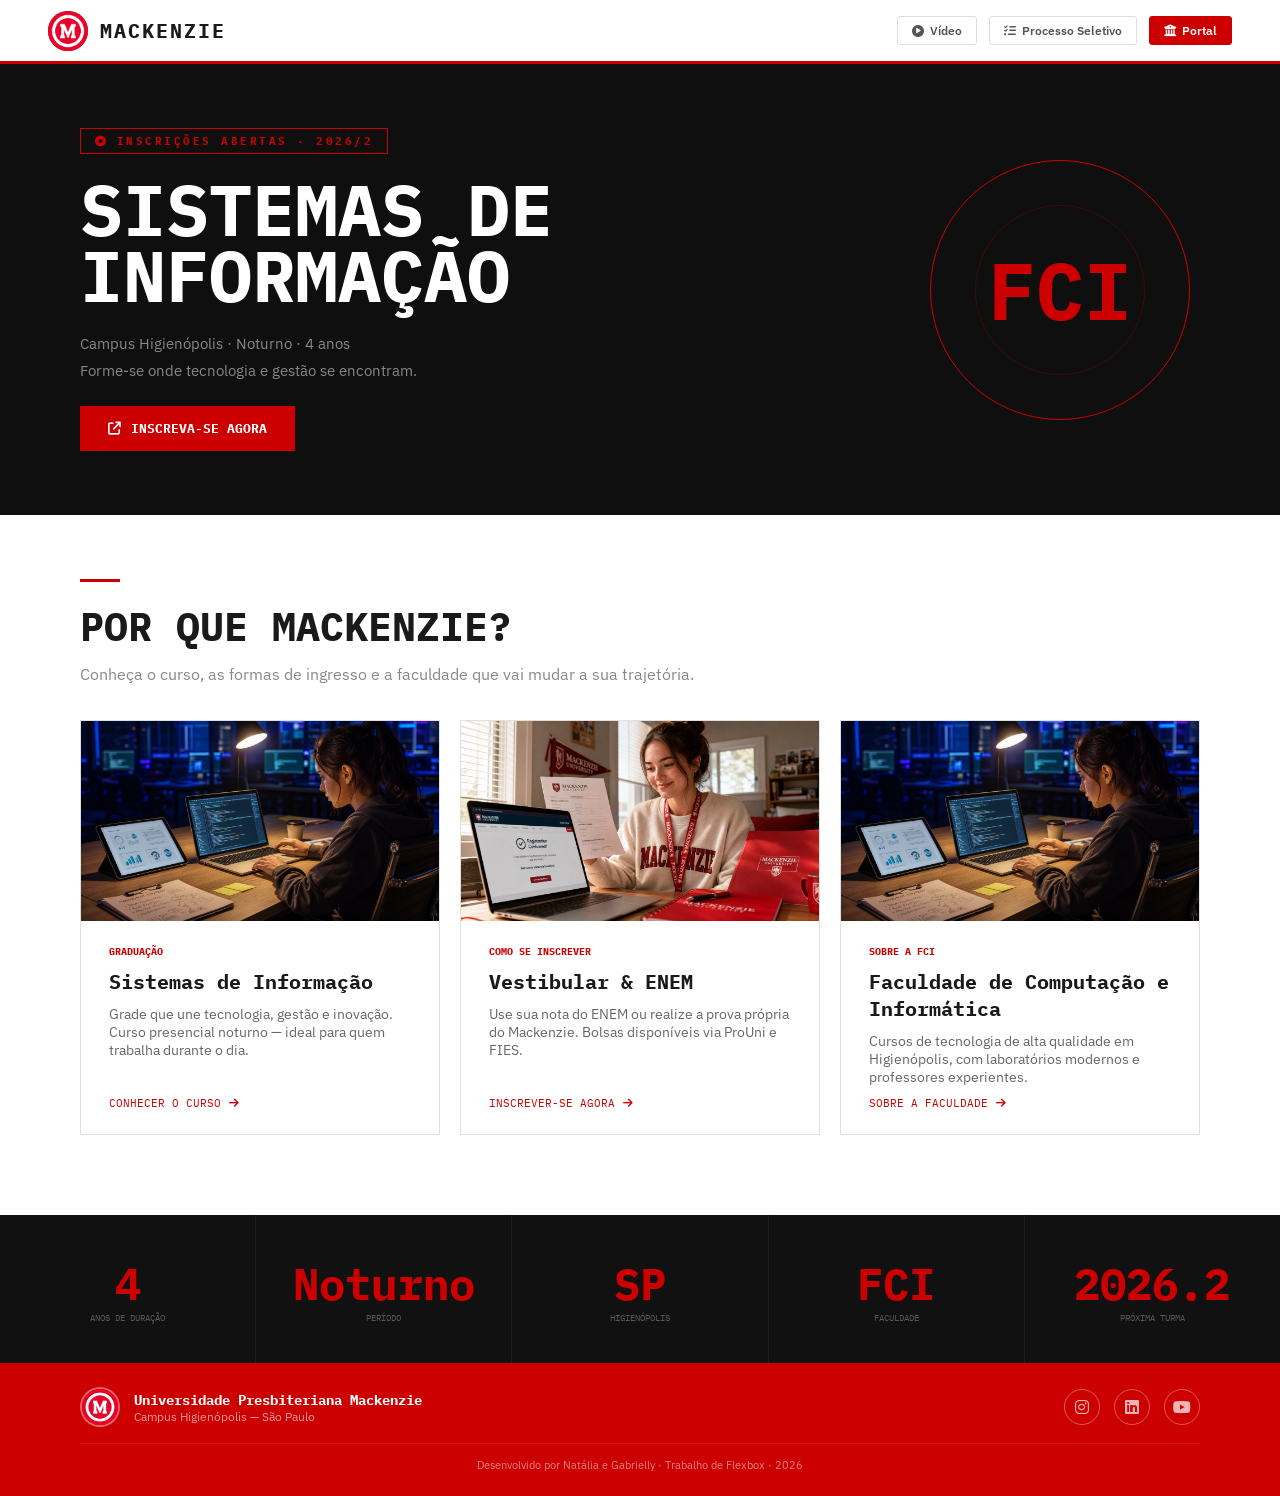
<file: index2.html>
<!DOCTYPE html>
<html lang="pt-BR">
    <head>
        <meta charset="UTF-8">
        <meta name="viewport" content="width=device-width, initial-scale=1.0">
        <meta name="author" content="Natália e Gabrielly">
        <title>Home — Sistemas de Informação | Mackenzie</title>

        <link
            href="https://fonts.googleapis.com/css2?family=IBM+Plex+Mono:wght@400;600;700&family=IBM+Plex+Sans:ital,wght@0,400;0,500;0,600;0,700;1,400&display=swap"
            rel="stylesheet">
        <link rel="stylesheet"
            href="https://cdnjs.cloudflare.com/ajax/libs/font-awesome/6.5.1/css/all.min.css">
        <link rel="stylesheet" href="style2.css">
    </head>
    <body>

        <!-- Header com FlexBox-->
        <header class="cabecalho">
            <a class="cabecalho_logo" href="index.html">
                <div class="logo-redondo">
                    <img src="mackenzie-logo-branco.png" alt="Logo Mackenzie">
                </div>
                <span>Mackenzie</span>
            </a>

            <div class="cabecalho_links">
                <a href="video.html"><i class="fa-solid fa-circle-play"></i>
                    Vídeo</a>
                <a href="#"><i class="fa-solid fa-list-check"></i> Processo
                    Seletivo</a>
                <a href="#" class="cabecalho_link--destaque">
                    <i class="fa-solid fa-building-columns"></i> Portal
                </a>
            </div>
        </header>

        <!-- Banner com Flex Box -->
        <section class="banner">
            <div class="banner_conteudo">
                <div class="banner_etiqueta">
                    <i class="fa-solid fa-circle-dot"></i> Inscrições abertas ·
                    2026/2
                </div>
                <h1 class="banner_titulo">Sistemas de<br>Informação</h1>
                <p class="banner_subtitulo">
                    Campus Higienópolis · Noturno · 4 anos<br>
                    Forme-se onde tecnologia e gestão se encontram.
                </p>
                <div class="banner_acoes">
                    <a href="https://www.mackenzie.br" target="_blank"
                        class="botao-inscricao">
                        <i class="fa-solid fa-arrow-up-right-from-square"></i>
                        Inscreva-se agora
                    </a>
                </div>
            </div>

            <!-- Decoração do Banner -->
            <div class="banner_decoracao">
                <div class="circulo-grande"></div>
                <div class="circulo-pequeno"></div>
                <div class="sigla-fci">FCI</div>
            </div>
        </section>

        <!-- Título da Seção com os Cards -->
        <section class="titulo-secao">
            <div class="linha-destaque"></div>
            <h2>Por que Mackenzie?</h2>
            <p>Conheça o curso, as formas de ingresso e a faculdade que vai
                mudar a sua trajetória.</p>
        </section>

        <section class="cards-container">
            <!-- Card 1 com Flex Box -->
            <article class="card">
                <div class="card_capa">
                    <img src="card1.png" alt="Imagem do Card">
                </div>
                <div class="card_conteudo">
                    <span class="card_categoria">Graduação</span>
                    <h3>Sistemas de Informação</h3>
                    <p>Grade que une tecnologia, gestão e inovação. Curso
                        presencial noturno — ideal para quem trabalha durante o
                        dia.</p>
                    <a href="#" class="card_link">Conhecer o curso <i
                            class="fa-solid fa-arrow-right"></i></a>
                </div>
            </article>

            <!-- Card 2 com Flex Box -->

            <article class="card">
                <div class="card_capa">
                    <img src="card2.png" alt="Imagem do Card">
                </div>
                <div class="card_conteudo">
                    <span class="card_categoria">Como se Inscrever</span>
                    <h3>Vestibular & ENEM</h3>
                    <p>Use sua nota do ENEM ou realize a prova própria do
                        Mackenzie. Bolsas disponíveis via ProUni e FIES.</p>
                    <a href="#" class="card_link">Inscrever-se agora <i
                            class="fa-solid fa-arrow-right"></i></a>
                </div>
            </article>

            <!-- Card 3 com Flex Box -->
            <article class="card">
                <div class="card_capa">
                    <img src="card1.png" alt="Imagem do Card">
                </div>
                <div class="card_conteudo">
                    <span class="card_categoria">Sobre a FCI</span>
                    <h3>Faculdade de Computação e Informática</h3>
                    <p>Cursos de tecnologia de alta qualidade em Higienópolis,
                        com laboratórios modernos e professores experientes.</p>
                    <a href="#" class="card_link">Sobre a faculdade <i
                            class="fa-solid fa-arrow-right"></i></a>
                </div>
            </article>

        </section>

        <!-- Seção Estatísticas com Container Flex -->
        <section class="estatisticas">
            <div class="estatistica-item">
                <span class="valor">4</span>
                <span class="descricao">Anos de duração</span>
            </div>
            <div class="estatistica-item">
                <span class="valor">Noturno</span>
                <span class="descricao">Período</span>
            </div>
            <div class="estatistica-item">
                <span class="valor">SP</span>
                <span class="descricao">Higienópolis</span>
            </div>
            <div class="estatistica-item">
                <span class="valor">FCI</span>
                <span class="descricao">Faculdade</span>
            </div>
            <div class="estatistica-item">
                <span class="valor">2026.2</span>
                <span class="descricao">Próxima turma</span>
            </div>
        </section>

        <!-- Footer com Flex Box -->
        <footer class="footer">
            <div class="footer_esquerda">
                <div class="logo-redondo logo-redondo--bordado">
                    <img src="mackenzie-logo-branco.png" alt="Logo Mackenzie">
                </div>
                <div class="footer_info">
                    <strong>Universidade Presbiteriana Mackenzie</strong>
                    <span>Campus Higienópolis — São Paulo</span>
                </div>
            </div>
            <div class="footer_direita">
                <a href="#"><i class="fa-brands fa-instagram"></i></a>
                <a href="#"><i class="fa-brands fa-linkedin"></i></a>
                <a href="#"><i class="fa-brands fa-youtube"></i></a>
            </div>
            <p class="footer_creditos">Desenvolvido por Natália e Gabrielly ·
                Trabalho de Flexbox · 2026</p>
        </footer>

    </body>
</html>
</file>
<file: style2.css>
/* Resetando estilos */
* {
    margin: 0;
    padding: 0;
    box-sizing: border-box;
}

body {
    font-family: 'IBM Plex Sans', sans-serif;
    background: #ffffff;
    color: #1a1a1a;
}

/* Header */
.cabecalho {
    background: #ffffff;
    height: 64px;
    padding: 0 48px;
    border-bottom: 3px solid #cc0000;

    /* FLEXBOX*/
    display: flex;
    /* Ativa o flexbox */
    justify-content: space-between;
    /* Joga a logo pra esquerda e os links pra direita */
    align-items: center;
    /* Centraliza verticalmente */
}

.cabecalho_logo,
.cabecalho_links {
    display: flex;
    align-items: center;
    /* Alinha os itens internamente no centro da linha */
    gap: 12px;
    /* Cria um espaço de 12px entre os itens (Flex Gap) */
    text-decoration: none;
}

.logo-redondo {
    width: 40px;
    height: 40px;
    border-radius: 50%;
    background: #cc0000;
    display: flex;
    align-items: center;
    justify-content: center;
    /* Centraliza a imagem exatamente no meio do círculo */
    overflow: hidden;
}

.logo-redondo img {
    width: 100%;
    height: 100%;
    object-fit: contain;
}

.cabecalho_logo span {
    font-family: 'IBM Plex Mono', monospace;
    font-weight: 700;
    font-size: 20px;
    color: #1a1a1a;
    letter-spacing: 2px;
    text-transform: uppercase;
}

.cabecalho_links a {
    display: flex;
    align-items: center;
    gap: 6px;
    text-decoration: none;
    font-size: 12px;
    font-weight: 600;
    color: #555555;
    padding: 6px 14px;
    border: 1.5px solid #dddddd;
    border-radius: 3px;
    transition: 0.2s;
}

.cabecalho_links a:hover {
    border-color: #cc0000;
    color: #cc0000;
}

.cabecalho_link--destaque {
    background: #cc0000;
    color: #ffffff !important;
    border-color: #cc0000 !important;
}

/* Banner */
.banner {
    background: #0f0f0f;
    min-height: 440px;
    padding: 64px 80px;
    position: relative;
    overflow: hidden;
    /* FLEXBOX */
    display: flex;
    justify-content: space-between;
    /* Separa texto (esquerda) da decoração (direita) */
    align-items: center;
}

.banner_conteudo {
    /* FLEXBOX */
    display: flex;
    flex-direction: column;
    /* Empilha o texto (etiqueta, titulo, botao) de cima para baixo */
    gap: 22px;
    flex: 0 0 58%;
    /* Ocupa exatamente 58% da largura do contêiner pai */
    z-index: 2;
}

.banner_etiqueta {
    display: inline-flex;
    align-items: center;
    gap: 8px;
    color: #cc0000;
    font-family: 'IBM Plex Mono', monospace;
    font-size: 11px;
    font-weight: 700;
    letter-spacing: 2.5px;
    text-transform: uppercase;
    border: 1.5px solid #cc0000;
    padding: 5px 14px;
    width: fit-content;
}

.banner_titulo {
    font-family: 'IBM Plex Mono', monospace;
    font-size: 72px;
    font-weight: 700;
    line-height: 0.92;
    color: #ffffff;
    text-transform: uppercase;
}

.banner_subtitulo {
    font-size: 15px;
    color: rgba(255, 255, 255, 0.5);
    line-height: 1.8;
}

.botao-inscricao {
    display: inline-flex;
    align-items: center;
    gap: 10px;
    background: #cc0000;
    color: #ffffff;
    padding: 14px 28px;
    font-family: 'IBM Plex Mono', monospace;
    font-size: 13px;
    font-weight: 700;
    text-decoration: none;
    text-transform: uppercase;
    transition: 0.2s;
}

.banner_decoracao {
    position: relative;
    flex: 0 0 280px;
    /*tamanho fixo de 280px */
    height: 280px;
    z-index: 2;

    /* FLEXBOX */
    display: flex;
    align-items: center;
    /* Centraliza perfeitamente os círculos... */
    justify-content: center;
    /* ... no eixo X e Y da caixa */
}

.circulo-grande,
.circulo-pequeno {
    position: absolute;
    border-radius: 50%;
}

.circulo-grande {
    width: 260px;
    height: 260px;
    border: 1px solid rgb(204, 0, 0);
}

.circulo-pequeno {
    width: 170px;
    height: 170px;
    border: 1px solid rgba(204, 0, 0, 0.25);
}

.sigla-fci {
    font-family: 'IBM Plex Mono', monospace;
    font-size: 80px;
    font-weight: 700;
    color: rgb(204, 0, 0);
}

/* Cards */
.titulo-secao {
    padding: 64px 80px 36px;
}

.linha-destaque {
    width: 40px;
    height: 3px;
    background: #cc0000;
    margin-bottom: 18px;
}

.titulo-secao h2 {
    font-family: 'IBM Plex Mono', monospace;
    font-size: 40px;
    text-transform: uppercase;
    margin-bottom: 12px;
}

.titulo-secao p {
    color: #888888;
}

.cards-container {
    padding: 0 80px 80px;

    /* FLEXBOX */
    display: flex;
    flex-direction: row;
    /* Coloca os cards lado a lado */
    gap: 20px;
    /* Espaço entre os cards */
    flex-wrap: wrap;
    /* Se a tela diminuir, quebra os cards para a linha de baixo (ESSENCIAL) */
}

.card {
    background: #ffffff;
    border: 1px solid #e0e0e0;
    transition: 0.25s;

    /* FLEXBOX */
    display: flex;
    flex-direction: column;
    /* Organiza capa em cima e conteúdo embaixo */
    flex: 1 1 260px;
    /* 1 Pode crescer ou encolher, mas largura base é 260px */
}

.card:hover {
    transform: translateY(-4px);
    box-shadow: 0 16px 48px rgba(0, 0, 0, 0.1);
}

.card_capa {
    height: 200px;
    overflow: hidden;

    /* FLEXBOX */
    display: flex;
    align-items: center;
    justify-content: center;
}

.card_capa img {
    width: 100%;
    height: 100%;
    object-fit: cover;
}

.card_conteudo {
    padding: 24px 28px;
    gap: 10px;
    /* FLEXBOX */
    display: flex;
    flex-direction: column;
    flex: 1;
    /* Faz o conteúdo ocupar todo o espaço restante do card, empurrando o botão pro final */
}

.card_categoria {
    font-family: 'IBM Plex Mono', monospace;
    font-size: 10px;
    font-weight: 700;
    color: #cc0000;
    text-transform: uppercase;
}

.card_conteudo h3 {
    font-family: 'IBM Plex Mono', monospace;
    font-size: 20px;
}

.card_conteudo p {
    font-size: 14px;
    color: #666666;
    flex: 1;
    /* Preenche espaço vazio pra alinhar o link "Conhecer" sempre na base */
}

.card_link {
    display: inline-flex;
    align-items: center;
    gap: 8px;
    font-family: 'IBM Plex Mono', monospace;
    font-size: 11px;
    color: #cc0000;
    text-decoration: none;
    text-transform: uppercase;
}

/* Barra Estatisticas */
.estatisticas {
    background: #111111;

    /* FLEXBOX */
    display: flex;
    justify-content: space-around;
    /* Distribui os itens com espaçamento igual ao redor */
    align-items: center;
    flex-wrap: wrap;
    /* Quebra linha no mobile */
}

.estatistica-item {
    padding: 40px 28px;
    border-right: 1px solid rgba(255, 255, 255, 0.05);

    /* FLEXBOX */
    display: flex;
    flex-direction: column;
    align-items: center;
    flex: 1;
    /* odos os itens terão a mesma largura */
}

.estatistica-item:last-child {
    border-right: none;
}

.estatistica-item .valor {
    font-family: 'IBM Plex Mono', monospace;
    font-size: 44px;
    font-weight: 700;
    color: #cc0000;
}

.estatistica-item .descricao {
    font-family: 'IBM Plex Mono', monospace;
    font-size: 9px;
    color: rgba(255, 255, 255, 0.3);
    text-transform: uppercase;
}

/* Footer */
.footer {
    background: #cc0000;
    padding: 24px 80px;
    gap: 16px;

    /* FLEXBOX */
    display: flex;
    justify-content: space-between;
    align-items: center;
    flex-wrap: wrap;
}

.footer_esquerda,
.footer_direita {
    display: flex;
    align-items: center;
    gap: 14px;
}

.logo-redondo--bordado {
    border: 2px solid rgba(255, 255, 255, 0.4);
}

.footer_info {
    display: flex;
    flex-direction: column;
}

.footer_info strong {
    font-family: 'IBM Plex Mono', monospace;
    font-size: 14px;
    color: #ffffff;
}

.footer_info span {
    font-size: 12px;
    color: rgba(255, 255, 255, 0.6);
}

.footer_direita a {
    display: flex;
    align-items: center;
    justify-content: center;
    width: 36px;
    height: 36px;
    border: 1.5px solid rgba(255, 255, 255, 0.35);
    border-radius: 50%;
    color: rgba(255, 255, 255, 0.7);
    text-decoration: none;
}

.footer_creditos {
    color: rgba(255, 255, 255, 0.5);
    width: 100%;
    text-align: center;
    border-top: 1px solid rgba(255, 255, 255, 0.1);
    padding-top: 14px;
    font-size: 11px;
}

/* 
    RESPONSIVIDADE (Mobile)
 */
@media (max-width: 768px) {

    /* Muda a direção de LINHA para COLUNA */
    .cabecalho {
        flex-direction: column;
        height: auto;
        padding: 20px;
        gap: 16px;
    }

    .banner {
        flex-direction: column;
        padding: 40px 20px;
        text-align: center;
        gap: 40px;
    }

    /* Esconde a arte pra não ocupar toda a tela do celular */
    .banner_decoracao {
        display: none;
    }

    .banner_titulo {
        font-size: 48px;
    }

    .banner_acoes {
        justify-content: center;
    }

    .titulo-secao,
    .cards-container,
    .footer {
        padding-left: 20px;
        padding-right: 20px;
    }

    /* Na tela pequena, os itens crescem pra ocupar 100% da largura em vez de ficarem na mesma linha */
    .estatistica-item {
        flex: 1 1 100%;
        border-right: none;
        border-bottom: 1px solid rgba(255, 255, 255, 0.05);
    }

    .footer {
        flex-direction: column;
        text-align: center;
        justify-content: center;
    }

    .footer_esquerda {
        flex-direction: column;
        /* Empilha a logo e o texto do rodapé */
    }
}

/* Página Vídeo */
#body-video {
    font-family: 'IBM Plex Sans', sans-serif;
    background: #f7f7f7;
    color: #1a1a1a;
    display: flex;
    flex-direction: column;
    min-height: 100vh;
    /* Garante que o rodapé fique no fundo se a tela for muito alta */
}


/* Video e Side Bar */
.layout-video {
    padding: 64px 80px;
    flex: 1;
    /* Faz esta seção crescer para empurrar o rodapé para baixo */

    /* FLEXBOX*/
    display: flex;
    gap: 40px;
    /* Cria um espaço de 40px entre o vídeo e a barra lateral */
    align-items: flex-start;
    /* Alinha os blocos pelo topo. Sem isso, a sidebar esticaria até a altura do vídeo */
}

/* Vídeo */
.video-principal {
    /* FLEXBOX*/
    display: flex;
    flex-direction: column;
    /* Empilha o Título e o Vídeo */
    gap: 20px;
    flex: 1;
    /* Esta é a mágica: O vídeo ocupa TUDO o que sobrar de espaço na tela */
}

.video-principal h2 {
    font-family: 'IBM Plex Mono', monospace;
    font-size: 32px;
    text-transform: uppercase;
}

.video-player {
    width: 100%;
    border-radius: 8px;
    box-shadow: 0 16px 48px rgba(0, 0, 0, 0.1);
    background: #000;
}

/* Barra Lateral (Sidebar) */
.barra-lateral {
    /* FLEXBOX*/
    display: flex;
    flex-direction: column;
    /* Empilha os cartões um em cima do outro */
    gap: 24px;
    flex: 0 0 320px;
    /* Não cresce (0), Não encolhe (0), Tamanho exato: 320px */
}

.cartao-lateral {
    background: #ffffff;
    border: 1px solid #e0e0e0;
    padding: 24px;
    border-top: 4px solid #cc0000;
}

.cartao-lateral h3 {
    font-family: 'IBM Plex Mono', monospace;
    font-size: 16px;
    margin-bottom: 16px;
    color: #1a1a1a;
}

.cartao-lateral ul {
    list-style-position: inside;
    color: #555555;
    line-height: 2;
}

.cartao-lateral code {
    background: #f0f0f0;
    padding: 2px 6px;
    border-radius: 4px;
    font-family: 'IBM Plex Mono', monospace;
    font-size: 13px;
    color: #cc0000;
}

.botao-voltar {
    display: inline-flex;
    align-items: center;
    justify-content: center;
    gap: 8px;
    padding: 14px;
    background: transparent;
    color: #cc0000;
    border: 2px solid #cc0000;
    font-family: 'IBM Plex Mono', monospace;
    font-weight: 700;
    text-transform: uppercase;
    text-decoration: none;
    font-size: 13px;
    transition: 0.2s;
}

.botao-voltar:hover {
    background: #cc0000;
    color: #ffffff;
}

/* Mobile Página vídeo */
@media (max-width: 768px) {

    /* Muda a estrutura da página de row para uma coluna única */
    .layout-video {
        flex-direction: column;
        padding: 30px 20px;
        gap: 32px;
    }

    /* Permite que a sidebar que antes tinha 320px FIXa ocupe 100% da tela do celular */
    .barra-lateral {
        flex: auto;
        width: 100%;
    }

}
</file>
